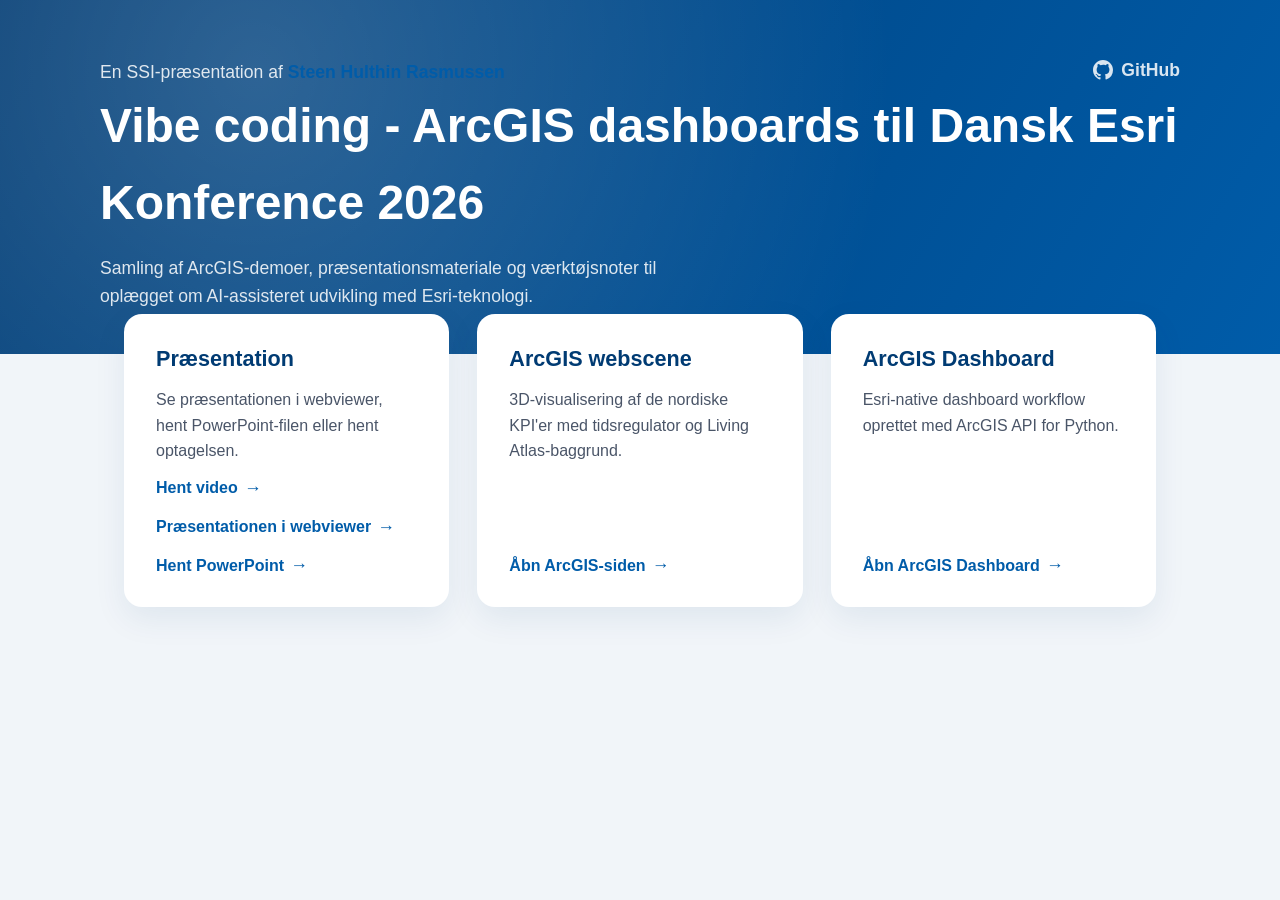
<file: docs/index.html>
<!DOCTYPE html>
<html lang="da">

<head>
  <meta charset="utf-8" />
  <meta name="viewport" content="width=device-width, initial-scale=1" />
  <title>Vibe Coding - Dansk Esri Konference 2026</title>
  <link rel="stylesheet" href="assets/css/ssi-theme.css" />
</head>

<body>
  <header class="site-header">
    <div class="inner">
      <div class="hero-meta" style="
            display: flex;
            gap: 1rem;
            justify-content: space-between;
            align-items: center;
            flex-wrap: wrap;
          ">
        <p class="meta" style="margin: 0">
          En SSI-pr&aelig;sentation af
          <a href="https://dk.linkedin.com/in/steenhulthin" target="_blank" rel="noopener">Steen Hulthin Rasmussen</a>
        </p>
        <p class="meta" style="margin: 0">
          <a class="github-link" href="https://github.com/steenhulthin/vibe-coding-dek-2026" target="_blank"
            rel="noopener" style="
                display: inline-flex;
                align-items: center;
                gap: 0.5rem;
                color: rgba(255, 255, 255, 0.85);
                text-decoration: none;
              ">
            <svg aria-hidden="true" viewBox="0 0 16 16" width="20" height="20" fill="currentColor">
              <path fill-rule="evenodd"
                d="M8 0C3.58 0 0 3.58 0 8c0 3.54 2.29 6.54 5.47 7.59.4.07.55-.17.55-.38 0-.19-.01-.82-.01-1.49-2.01.37-2.53-.49-2.69-.94-.09-.23-.48-.94-.82-1.13-.28-.15-.68-.52-.01-.53.63-.01 1.08.58 1.23.82.72 1.21 1.87.87 2.33.66.07-.52.28-.87.51-1.07-1.78-.2-3.64-.89-3.64-3.95 0-.87.31-1.59.82-2.15-.08-.2-.36-1.02.08-2.12 0 0 .67-.21 2.2.82a7.7 7.7 0 0 1 2-.27c.68 0 1.36.09 2 .27 1.53-1.04 2.2-.82 2.2-.82.44 1.1.16 1.92.08 2.12.51.56.82 1.27.82 2.15 0 3.07-1.87 3.75-3.65 3.95.29.25.54.73.54 1.48 0 1.07-.01 1.93-.01 2.2 0 .21.15.46.55.38A8.01 8.01 0 0 0 16 8c0-4.42-3.58-8-8-8Z" />
            </svg>
            <span>GitHub</span>
          </a>
        </p>
      </div>
      <h1>Vibe coding - ArcGIS dashboards til Dansk Esri Konference 2026</h1>
      <p>
        Samling af ArcGIS-demoer, pr&aelig;sentationsmateriale og v&aelig;rkt&oslash;jsnoter til
        opl&aelig;gget om AI-assisteret udvikling med Esri-teknologi.
      </p>
    </div>
  </header>
  <main class="content">
    <section class="card-grid">
      <article class="card">
        <h2>Pr&aelig;sentation</h2>
        <p>
          Se pr&aelig;sentationen i webviewer, hent PowerPoint-filen eller hent
          optagelsen.
        </p>
        <a class="cta"
          href="https://raw.githubusercontent.com/steenhulthin/DEK26_Vibe-coding-AI-assisteret-udvikling-og-ArcGIS/trunk/DEK%202026-20260520_172309-Meeting%20Recording.mp4"
          target="_blank" rel="noopener">Hent video</a>
        <a class="cta"
          href="https://view.officeapps.live.com/op/embed.aspx?src=https://raw.githubusercontent.com/steenhulthin/DEK26_Vibe-coding-AI-assisteret-udvikling-og-ArcGIS/trunk/Vibe%20coding%20og%20AI-assisteret%20udvikling%20af%20geodata-dashboards%20-%20Steen%20Hulthin%20Rasmussen%20-%20SSI%20-%2014.11.2025.pptx"
          target="_blank" rel="noopener">Pr&aelig;sentationen i webviewer</a>
        <a class="cta"
          href="https://raw.githubusercontent.com/steenhulthin/DEK26_Vibe-coding-AI-assisteret-udvikling-og-ArcGIS/trunk/Vibe%20coding%20og%20AI-assisteret%20udvikling%20af%20geodata-dashboards%20-%20Steen%20Hulthin%20Rasmussen%20-%20SSI%20-%2014.11.2025.pptx"
          target="_blank" rel="noopener">Hent PowerPoint</a>
      </article>
      <article class="card">
        <h2>ArcGIS webscene</h2>
        <p>
          3D-visualisering af de nordiske KPI'er med tidsregulator og Living
          Atlas-baggrund.
        </p>
        <a class="cta" href="scene.html" target="_blank" rel="noopener">&Aring;bn ArcGIS-siden</a>
      </article>
      <article class="card">
        <h2>ArcGIS Dashboard</h2>
        <p>
          Esri-native dashboard workflow oprettet med ArcGIS API for Python.
        </p>
        <a class="cta"
          href="https://sseruminstitut.maps.arcgis.com/apps/dashboards/d4d6f21486fe49bfa72754ca56aab87a"
          target="_blank" rel="noopener">&Aring;bn ArcGIS Dashboard</a>
      </article>
    </section>
  </main>
</body>

</html>
</file>
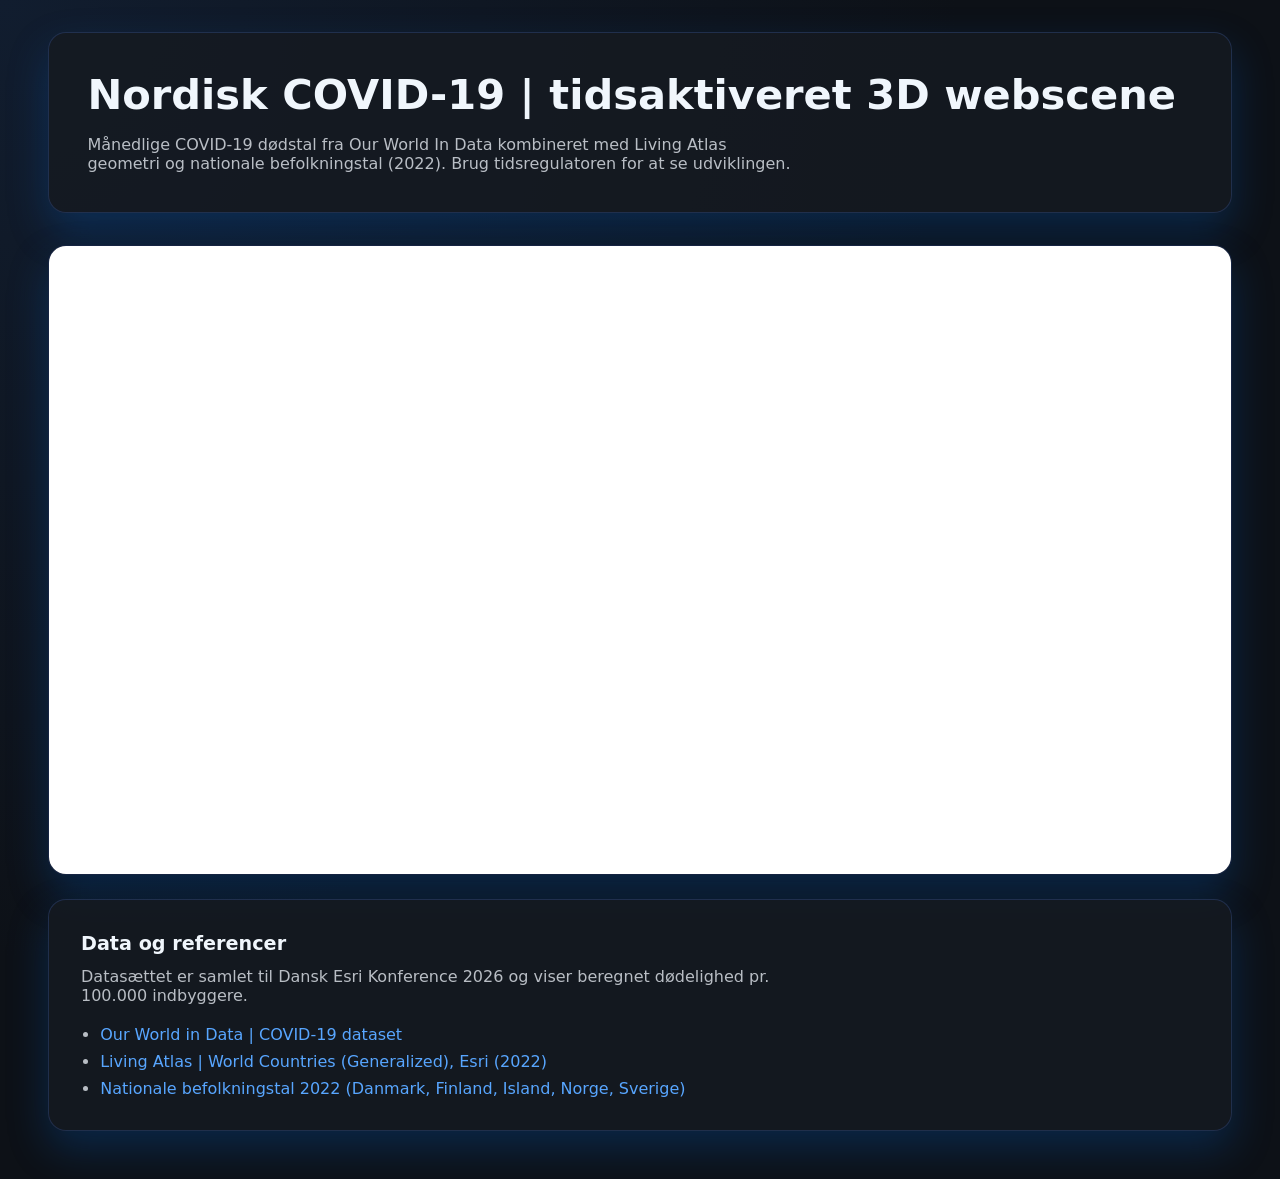
<file: docs/scene.html>
<!DOCTYPE html>
<html lang="da">

<head>
  <meta charset="utf-8" />
  <meta name="viewport" content="width=device-width, initial-scale=1" />
  <title>Nordisk COVID-19 webscene</title>
  <style>
    :root {
      color-scheme: dark;
      --bg: #0d1117;
      --fg: #f0f6fc;
      --fg-muted: rgba(240, 246, 252, 0.75);
      --accent: #58a6ff;
      --panel: rgba(22, 27, 34, 0.85);
      --border: rgba(88, 134, 255, 0.2);
      --shadow: 0 18px 40px rgba(3, 102, 214, 0.25);
    }

    * {
      box-sizing: border-box;
    }

    body {
      margin: 0;
      font-family: system-ui, -apple-system, "Segoe UI", sans-serif;
      background: radial-gradient(circle at top left, #111d2f, var(--bg) 55%);
      color: var(--fg);
      min-height: 100vh;
      display: flex;
      flex-direction: column;
      gap: 2rem;
      padding: 2rem clamp(1.25rem, 4vw, 3rem) 3rem;
    }

    header {
      max-width: 1200px;
      width: 100%;
      margin: 0 auto;
      background: var(--panel);
      border: 1px solid var(--border);
      border-radius: 18px;
      padding: clamp(1.5rem, 3vw, 2.5rem);
      box-shadow: var(--shadow);
    }

    h1 {
      margin: 0;
      font-size: clamp(1.9rem, 3.6vw, 2.6rem);
      line-height: 1.15;
    }

    header p {
      margin: 1rem 0 0;
      color: var(--fg-muted);
      max-width: 70ch;
    }

    .scene-frame {
      flex: 1 1 auto;
      display: flex;
      flex-direction: column;
      gap: 1.5rem;
      max-width: 1200px;
      width: 100%;
      margin: 0 auto;
    }

    .scene-frame iframe {
      width: 100%;
      border: 1px solid var(--border);
      border-radius: 18px;
      min-height: min(70vh, 800px);
      background: #060b13;
      box-shadow: var(--shadow);
    }

    .sources {
      background: var(--panel);
      border: 1px solid var(--border);
      border-radius: 18px;
      padding: clamp(1.25rem, 3vw, 2rem);
      box-shadow: var(--shadow);
    }

    .sources h2 {
      margin: 0 0 0.8rem;
      font-size: 1.2rem;
    }

    .sources p {
      margin: 0 0 1.2rem;
      color: var(--fg-muted);
      max-width: 70ch;
    }

    .sources ul {
      margin: 0;
      padding-left: 1.2rem;
      color: var(--fg-muted);
    }

    .sources li+li {
      margin-top: 0.5rem;
    }

    a {
      color: var(--accent);
      text-decoration: none;
    }

    a:hover {
      text-decoration: underline;
    }

    .warning {
      padding: 1rem 1.25rem;
      border-radius: 12px;
      border: 1px solid rgba(255, 206, 86, 0.7);
      background: rgba(255, 206, 86, 0.16);
      color: #fff3cd;
      font-weight: 600;
      margin-top: 1rem;
    }
  </style>
</head>

<body>
  <header>
    <h1 id="page-title">Nordisk COVID-19 webscene</h1>
    <p id="page-description">
      3D-visualisering af månedlige COVID-19 dødstal for de nordiske lande med
      tidsregulator og ekstruderede polygoner. Opdater `scene-config` for at
      pege på den seneste webscene.
    </p>
  </header>

  <section class="scene-frame">
    <iframe
      id="scene-embed"
      title="ArcGIS Online webscene | nordisk COVID-19"
      allow="fullscreen; vr"
      loading="lazy"
      src=""
    ></iframe>

    <article class="sources">
      <h2>Data og referencer</h2>
      <p id="sources-intro">
        Denne side embedder ArcGIS Online scenen sammen med de anvendte
        datakilder.
      </p>
      <ul id="source-list"></ul>
      <div id="scene-warning" class="warning" hidden>
        Opdater <code>SCENE_ITEM_ID</code> i konfigurationen nederst på siden,
        så embed viser den aktuelle webscene.
      </div>
    </article>
  </section>

  <script>
    const SCENE_CONFIG = {
      webSceneId: "5997027da2a347e6a36c648fddd93774",
      instantAppUrl:
        "https://sseruminstitut.maps.arcgis.com/apps/instant/3dviewer/index.html?appid=2848094d39d24e3496b57354f95ca070",
      title: "Nordisk COVID-19 | tidsaktiveret 3D webscene",
      description:
        "Månedlige COVID-19 dødstal fra Our World In Data kombineret med Living Atlas geometri og nationale befolkningstal (2022). Brug tidsregulatoren for at se udviklingen.",
      sourcesIntro:
        "Datasættet er samlet til Dansk Esri Konference 2026 og viser beregnet dødelighed pr. 100.000 indbyggere.",
      sources: [
        {
          label: "Our World in Data | COVID-19 dataset",
          url: "https://ourworldindata.org/covid-deaths",
        },
        {
          label:
            "Living Atlas | World Countries (Generalized), Esri (2022)",
          url: "https://www.arcgis.com/home/webscene/viewer.html?layers=2b93b06dc0dc4e809d3c8db5cb96ba69",
        },
        {
          label:
            "Nationale befolkningstal 2022 (Danmark, Finland, Island, Norge, Sverige)",
          url: "../data/nordic_population_2022.csv",
        },
      ],
    };

    const frame = document.getElementById("scene-embed");
    const titleEl = document.getElementById("page-title");
    const descEl = document.getElementById("page-description");
    const listEl = document.getElementById("source-list");
    const introEl = document.getElementById("sources-intro");
    const warningEl = document.getElementById("scene-warning");

    titleEl.textContent = SCENE_CONFIG.title;
    descEl.textContent = SCENE_CONFIG.description;
    introEl.textContent = SCENE_CONFIG.sourcesIntro;

    listEl.innerHTML = "";
    (SCENE_CONFIG.sources || []).forEach((src) => {
      const li = document.createElement("li");
      if (src.url) {
        const link = document.createElement("a");
        link.href = src.url;
        link.target = "_blank";
        link.rel = "noopener";
        link.textContent = src.label;
        li.appendChild(link);
      } else {
        li.textContent = src.label;
      }
      listEl.appendChild(li);
    });

    const trimmedInstantApp = (SCENE_CONFIG.instantAppUrl || "").trim();
    const trimmedId = (SCENE_CONFIG.webSceneId || "").trim();

    if (trimmedInstantApp) {
      frame.src = trimmedInstantApp;
    } else if (trimmedId) {
      const sceneViewer = new URL(
        "https://www.arcgis.com/apps/sceneviewer/index.html"
      );
      sceneViewer.searchParams.set("webscene", trimmedId);
      sceneViewer.searchParams.set("embed", "1");
      sceneViewer.searchParams.set("locale", "da");
      frame.src = sceneViewer.toString();
    } else {
      frame.removeAttribute("src");
      warningEl.hidden = false;
    }
  </script>
</body>

</html>
</file>
<file: docs/assets/css/ssi-theme.css>
:root {
  --ssi-blue: #005ca9;
  --ssi-dark-blue: #003b73;
  --ssi-light-blue: #e7f1fa;
  --ssi-sand: #f1f5f9;
  --text-main: #1f2933;
  --text-muted: #4a5568;
  --card-shadow: 0 12px 32px rgba(0, 60, 115, 0.08);
  --radius-large: 18px;
}

*,
*::before,
*::after {
  box-sizing: border-box;
}

body {
  margin: 0;
  font-family: "Segoe UI", "Work Sans", -apple-system, BlinkMacSystemFont,
    "Helvetica Neue", Arial, sans-serif;
  background-color: var(--ssi-sand);
  color: var(--text-main);
  line-height: 1.6;
}

a {
  color: var(--ssi-blue);
  text-decoration: none;
  font-weight: 600;
}

a:hover,
a:focus {
  text-decoration: underline;
}

.site-header {
  background: linear-gradient(120deg, var(--ssi-dark-blue), var(--ssi-blue));
  color: #ffffff;
  padding: 3.5rem 1.5rem 2.75rem;
  position: relative;
  overflow: hidden;
}

.site-header::after {
  content: "";
  position: absolute;
  inset: 0;
  background: radial-gradient(
    circle at 20% 20%,
    rgba(255, 255, 255, 0.18),
    transparent 60%
  );
  pointer-events: none;
}

.site-header .inner {
  max-width: 1080px;
  margin: 0 auto;
  position: relative;
  z-index: 1;
}

.site-header h1 {
  margin: 0 0 0.75rem;
  font-size: clamp(2.1rem, 2.4vw + 1.4rem, 3rem);
  font-weight: 600;
}

.site-header p {
  margin: 0;
  max-width: 60ch;
  font-size: 1.1rem;
  color: rgba(255, 255, 255, 0.86);
}

.content {
  max-width: 1080px;
  margin: -2.5rem auto 3.5rem;
  padding: 0 1.5rem;
}

.card-grid {
  display: grid;
  gap: 1.75rem;
  grid-template-columns: repeat(auto-fit, minmax(260px, 1fr));
}

.card {
  background: #ffffff;
  padding: 1.75rem 2rem;
  border-radius: var(--radius-large);
  box-shadow: var(--card-shadow);
  display: flex;
  flex-direction: column;
  gap: 0.65rem;
  position: relative;
  transition: transform 160ms ease, box-shadow 160ms ease;
}

.card::before {
  content: "";
  position: absolute;
  inset: 0;
  border-radius: inherit;
  border: 2px solid transparent;
  transition: border-color 160ms ease;
  pointer-events: none;
}

.card:hover {
  transform: translateY(-4px);
  box-shadow: 0 18px 40px rgba(0, 60, 115, 0.12);
}

.card:hover::before {
  border-color: rgba(0, 92, 169, 0.2);
}

.card h2,
.card h3 {
  margin: 0;
  font-size: 1.35rem;
  font-weight: 600;
  color: var(--ssi-dark-blue);
}

.card p {
  margin: 0;
  color: var(--text-muted);
}

.card .cta {
  margin-top: auto;
  display: inline-flex;
  align-items: center;
  gap: 0.4rem;
  font-weight: 600;
}

.card .cta::after {
  content: "→";
  font-size: 1.1rem;
  transition: transform 160ms ease;
}

.card:hover .cta::after {
  transform: translateX(4px);
}

.markdown-wrapper {
  background: #ffffff;
  border-radius: var(--radius-large);
  box-shadow: var(--card-shadow);
  padding: 2.5rem 3rem;
}

.markdown-wrapper h2 {
  color: var(--ssi-dark-blue);
  margin-top: 2.4rem;
  margin-bottom: 1rem;
  font-size: 1.75rem;
}

.markdown-wrapper h2:first-of-type {
  margin-top: 0;
}

.markdown-wrapper p,
.markdown-wrapper li {
  color: var(--text-main);
}

.markdown-wrapper li {
  margin-bottom: 0.35rem;
}

.markdown-wrapper ul {
  padding-left: 1.2rem;
}

.loading-state {
  color: var(--text-muted);
  font-style: italic;
}

.viewer-panel {
  background: #ffffff;
  border-radius: var(--radius-large);
  box-shadow: var(--card-shadow);
  margin-top: 1.75rem;
  padding: 1.75rem 2rem 2rem;
}

.viewer-panel h2 {
  color: var(--ssi-dark-blue);
  font-size: 1.35rem;
  font-weight: 600;
  margin: 0 0 1rem;
}

.viewer-panel iframe {
  border: 0;
  border-radius: 10px;
  display: block;
  height: min(72vh, 760px);
  min-height: 520px;
  width: 100%;
}

@media (max-width: 720px) {
  .site-header {
    padding: 2.8rem 1.25rem 2.25rem;
  }

  .content {
    margin: -2rem auto 3rem;
    padding: 0 1.1rem;
  }

  .card {
    padding: 1.5rem 1.6rem;
  }

  .markdown-wrapper {
    padding: 2rem 1.5rem;
  }

  .viewer-panel {
    padding: 1.5rem;
  }

  .viewer-panel iframe {
    min-height: 420px;
  }
}
.card .card-note {
  margin-top: 0.75rem;
  font-size: 0.85rem;
  color: var(--text-muted);
}
</file>
